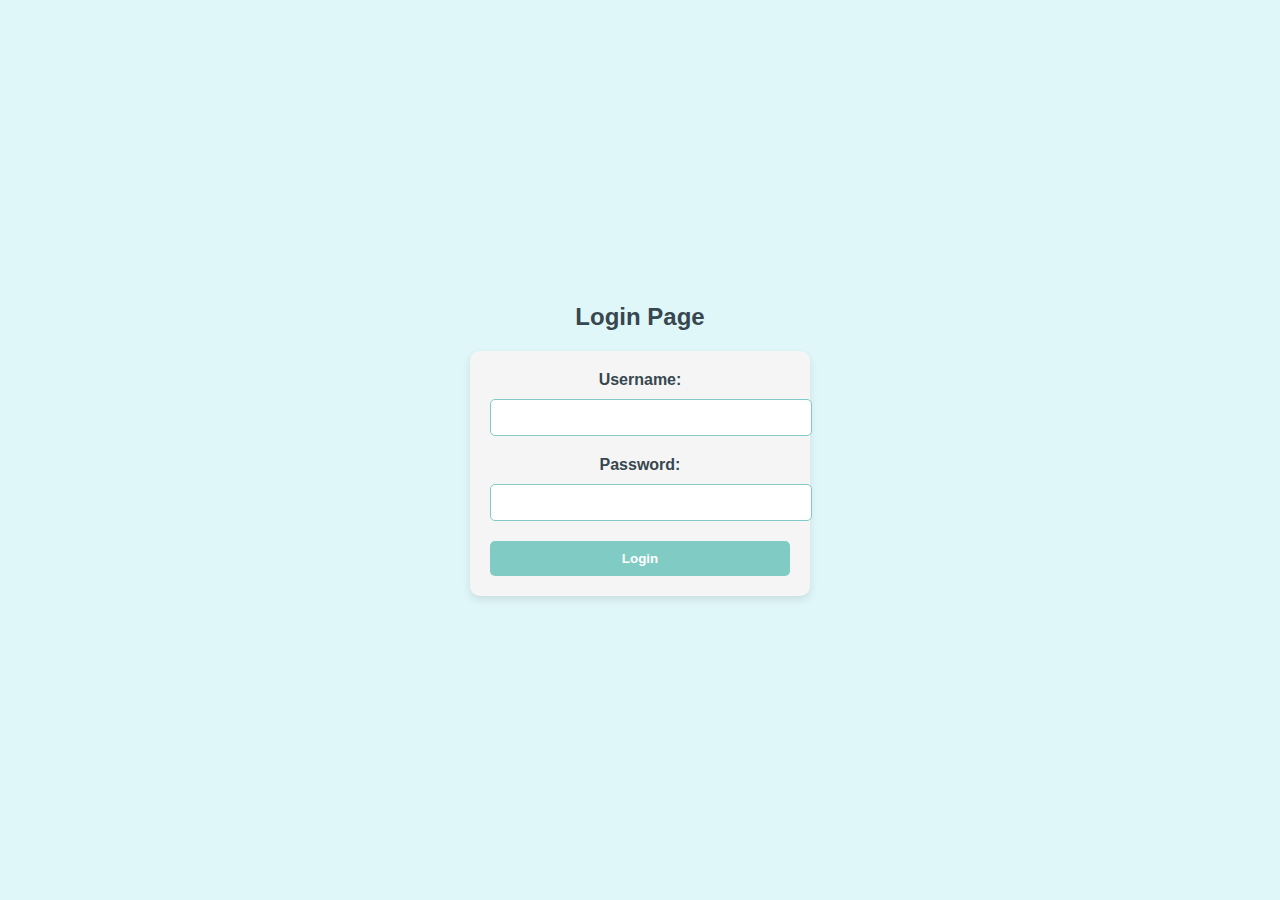
<file: index.html>
<!DOCTYPE html>
<html lang="en">
<head>
    <meta charset="UTF-8">
    <meta name="viewport" content="width=device-width, initial-scale=1.0">
    <title>Login</title>
    <link rel="stylesheet" href="static/css/login.css">
</head>
<body>
    <h2>Login Page</h2>
    <div class="login-form">
        <form method="POST" action="/login">
            <label for="username">Username:</label>
            <input type="text" id="username" name="username" required>
            <br>
            <label for="password">Password:</label>
            <input type="password" id="password" name="password" required>
            <br>
            <button type="submit">Login</button>
        </form>
        
            
        
    </div>
</body>
</html>
</file>
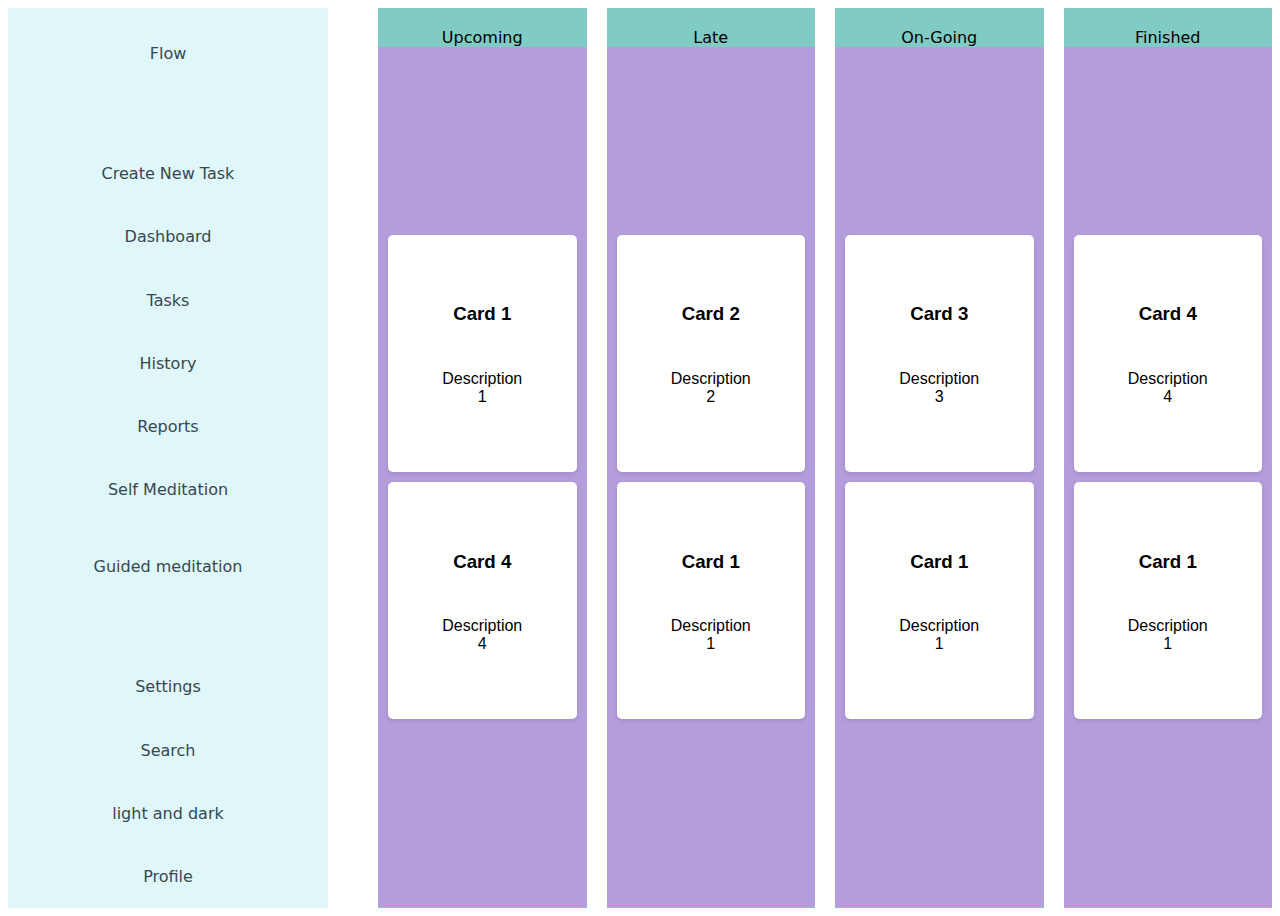
<file: dashboard.html>
<!DOCTYPE html>
<html lang="en">
<head>
  <meta charset="UTF-8">
  <meta name="viewport" content="width=device-width, initial-scale=1.0">
  <title>Document</title>
  <link rel="stylesheet" href="static/css/style.css">
  <script src="/static/scripts/script.js"></script>
  <style>
    body.darkmode {
        background-color: #0D47A1;
    }
    .dashboard.darkmode {
        background-color: #263238;
    }
    .dashboard a.darkmode {
        color: #ECEFF1;
    }
    .card_creation a.darkmode{
        background-color: #263238;
        color:#ECEFF1;
    }
    </style>
</head>
<body>
    <div class="grid">
        <div class='dashboard'>
            <div class="name">
                <a>Flow</a>
            </div>
            <div class="card_creation">
                <a class="create-new">Create New Task</a>
                <div class="create-overlay" style="display: none;">
                    <div class="create-form">
                        <input type="text" class="new-title" placeholder="Title">
                        <textarea class="new-description" placeholder="Description"></textarea>
                        <div class="save-area">
                            <button class="save-upcoming">Upcoming</button>
                            <button class="save-late">Late</button>
                            <button class="save-ongoing">On-going</button>
                            <button class="save-finished">Finished</button>
                        </div>
                    </div>
                </div>
                
            </div>
            <div class="home">
                <a>Dashboard</a>
            </div>
            <div class="tasks">
                <a href="/tasks.html">Tasks</a>
            </div>
            <div class="history">
                <a href="/history.html">History</a>
            </div>
            <div class="reports">
                <a href="/reports.html">Reports</a>
            </div>
            <div class="self_meditation">
                <a href="/self_meditation.html">Self Meditation</a>
            </div>
            <div class="meditation">
                <a href="/meditation.html">Guided meditation</a>
            </div>
            <div class="settings">
                <a href="/settings.html">Settings</a>
            </div>
            <div class="search">
                <a>Search</a>
            </div>
            <div class="view_mode">
                <a id="toggle-scheme">light and dark</a>
            </div>
            <div class="profile">
                <a href="/">Profile</a>
            </div>
        </div>
        <div class='table'>
            <div class="tasks_header">
                Upcoming
                <div class="background">
                    <div class="card">
                        <h3>Card 1</h3>
                        <p>Description 1</p>
                    </div>
                    <div class="card">
                        <h3>Card 4</h3>
                        <p>Description 4</p>
                    </div>
                </div>
            </div>
  
            <div class="pending_header">
                Late
                <div class="background">
                    <div class="card">
                        <h3>Card 2</h3>
                        <p>Description 2</p>
                    </div>
                    <div class="card">
                        <h3>Card 1</h3>
                        <p>Description 1</p>
                    </div>
                </div>
            </div>
  
            <div class="on-going_header">
                On-Going
                <div class="background">
                    <div class="card">
                        <h3>Card 3</h3>
                        <p>Description 3</p>
                    </div>
                    <div class="card">
                        <h3>Card 1</h3>
                        <p>Description 1</p>
                    </div>
                </div>
            </div>
  
            <div class="finished_header">
                Finished
                <div class="background">
                    <div class="card">
                        <h3>Card 4</h3>
                        <p>Description 4</p>
                    </div>
                    <div class="card">
                        <h3>Card 1</h3>
                        <p>Description 1</p>
                    </div>
                </div>
            </div>
        </div>
        <script>
            document.addEventListener('DOMContentLoaded', function () {
                document.getElementById('toggle-scheme').addEventListener('click', function (event) {
                    console.log("Toggle scheme clicked");
                    event.preventDefault();
                    document.body.classList.toggle('darkmode');
                    console.log("Body darkmode:", document.body.classList.contains('darkmode'));
        
                    const dashboard = document.querySelector('.dashboard');
                    dashboard.classList.toggle('darkmode');
                    console.log("Dashboard darkmode:", dashboard.classList.contains('darkmode'));
        
                    const links = document.querySelectorAll('.dashboard a');
                    links.forEach(link => {
                        link.classList.toggle('darkmode');
                        console.log("Link darkmode:", link.classList.contains('darkmode'));
                    });
        
                    const button = document.querySelector('.card_creation a');
                    button.classList.toggle('darkmode');
                    console.log("Button darkmode:", button.classList.contains('darkmode'));
                });
            });
        </script>        
    </div>
    <div class="edit-overlay" style="display: none;">
        <div class="edit-form">
            <input type="text" class="edit-title" placeholder="Title">
            <textarea class="edit-description" placeholder="Description"></textarea>
            <div class="edit-buttons">
                <button class="save-button">Save</button>
                <button class="cancel-button">Cancel</button>
            </div>
        </div>
    </div>
    <script src="/static/scripts/script.js"></script>
</body>
 </html>
</file>
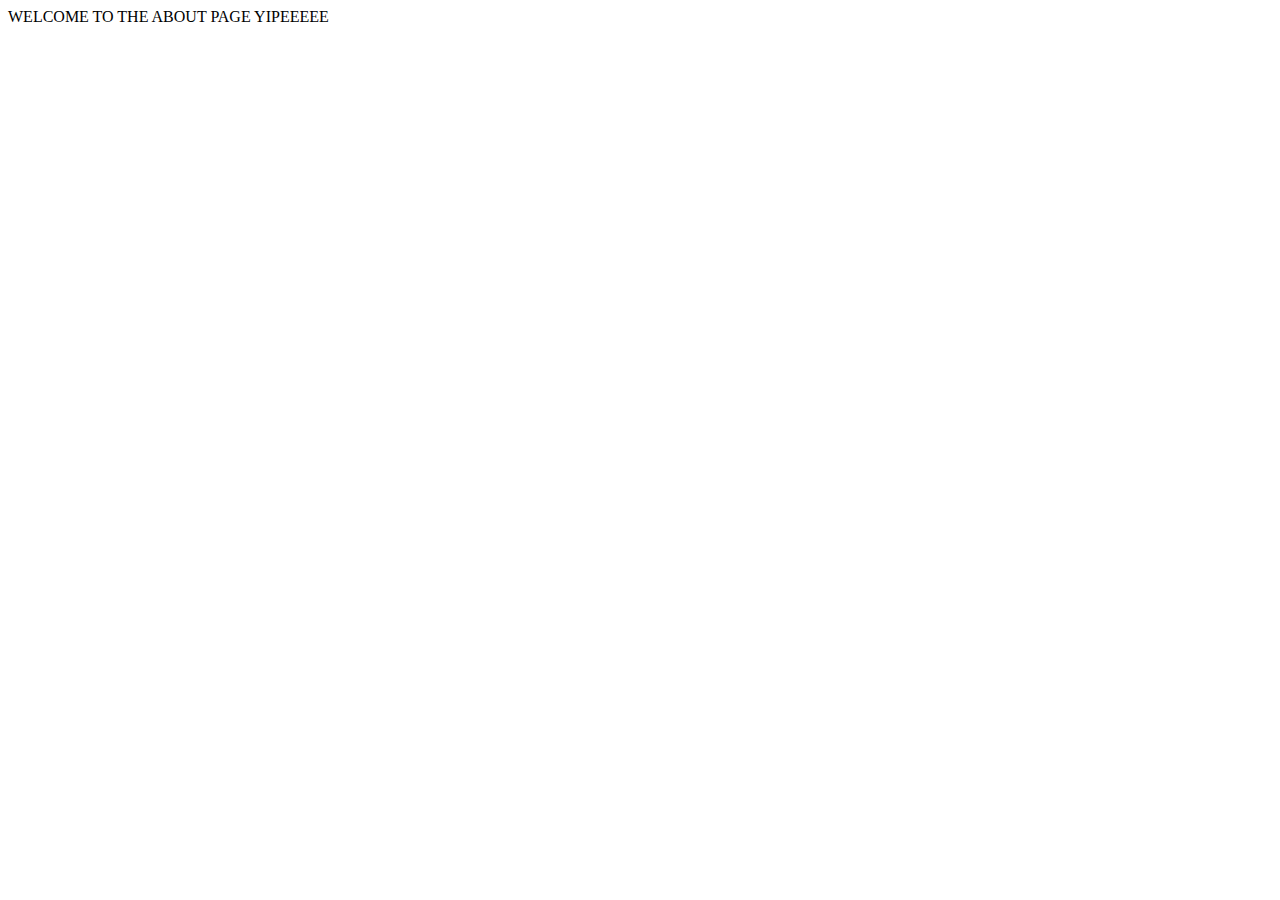
<file: tasks.html>
<!DOCTYPE html>
<html lang="en">
<head>
    <meta charset="UTF-8">
    <meta name="viewport" content="width=device-width, initial-scale=1.0">
    <title>Document</title>
</head>
<body>
    WELCOME TO THE ABOUT PAGE YIPEEEEE
</body>
</html>
</file>
<file: static/css/login.css>
/* Styles for the login page */
body {
    background-color: #e0f7fa;
    font-family: Arial, sans-serif;
    color: #37474f;
    display: flex;
    flex-direction: column;
    justify-content: center;
    align-items: center;
    height: 100vh;
    margin: 0;
    position: relative;
    z-index: 1;
}

h2 {
    color: #37474f;
    margin-bottom: 20px;
}

.login-form {
    position: relative;
    z-index: 10;
}

form {
    background-color: #f5f5f5;
    padding: 20px;
    border-radius: 10px;
    box-shadow: 0 4px 8px rgba(0, 0, 0, 0.1);
    width: 300px;
    text-align: center;
    margin-bottom: 20px;
}

label {
    display: block;
    margin-bottom: 10px;
    font-weight: bold;
}

input[type="text"],
input[type="password"] {
    width: 100%;
    padding: 10px;
    margin-bottom: 20px;
    border: 1px solid #80cbc4;
    border-radius: 5px;
    background-color: #fff;
    color: #37474f;
}

button[type="submit"] {
    width: 100%;
    padding: 10px;
    background-color: #80cbc4;
    border: none;
    border-radius: 5px;
    color: #fff;
    font-weight: bold;
    cursor: pointer;
}

button[type="submit"]:hover {
    background-color: #b39ddb;
}

.flashes {
    list-style-type: none;
    padding: 0;
}

.flashes li {
    background-color: #ffab91;
    color: #37474f;
    padding: 10px;
    border-radius: 5px;
    margin-bottom: 10px;
    text-align: center;
}
</file>
<file: static/css/style.css>
.create-new{
    font-family: system-ui, -apple-system, BlinkMacSystemFont, 'Segoe UI', Roboto, Oxygen, Ubuntu, Cantarell, 'Open Sans', 'Helvetica Neue', sans-serif;
    place-content: center;
    width:100%;
    height: 100%;
    display: inline-block; /* Makes the link behave like a block element */
    font-size: 16px; /* Sets the font size */
    color: #37474f; /* Text color */
    text-decoration: none; /* Removes underline */
    text-align: center; /* Centers the text */
    background-color: #e0f7fa;

    transition: background-color 0.3s; /* Adds a smooth transition effect */
    border: none;
}
.create-new:hover{
    background-color: #5b8287;
    color: #e0f7fa;
}
body.darkmode {
    background-color: #0D47A1;
}

.card.darkmode {
    background-color: #37474f;
    color: #ECEFF1;
}
.grid{
    display: grid;
    gap: 50px;
    grid-template-columns: 25vw auto auto;
    overflow: hidden;
    height: 100vh;
}
.dashboard{
    height:100%;
    background-color: #e0f7fa;
    display:grid;
    text-align: center;
}
.dashboard > div{
    grid-template-rows: 50px 50px 50px;
}
.dashboard > div > a{
    font-family: system-ui, -apple-system, BlinkMacSystemFont, 'Segoe UI', Roboto, Oxygen, Ubuntu, Cantarell, 'Open Sans', 'Helvetica Neue', sans-serif;
    place-content: center;
    width:100%;
    height: 100%;
    display: inline-block; /* Makes the link behave like a block element */
    font-size: 16px; /* Sets the font size */
    color: #37474f; /* Text color */
    text-decoration: none; /* Removes underline */
    text-align: center; /* Centers the text */

    transition: background-color 0.3s; /* Adds a smooth transition effect */
}
.dashboard > div > a:hover{
    color:#e0f7fa;
    background-color: #5b8287;
}
.meditation{
    height: 10vh;
}
.name{
    height: 10vh;
}

.table{
    grid-column-start: 2;
}
.table {
    grid-column: 2 / span 6;
    text-align: center;
    display: grid;
    grid-template-columns: repeat(4, 1fr);
    column-gap: 20px;
}

.table > div[class$="_header"] {
    background-color: #80CBC4;
    font-family: system-ui, -apple-system, BlinkMacSystemFont, 'Segoe UI', Roboto, Oxygen, Ubuntu, Cantarell, 'Open Sans', 'Helvetica Neue', sans-serif;
    padding: 20px 0;
    align-content: center;
   
}

.table > .background {
    grid-template-rows: repeat(10 1fr);
    background-color: #B39DDB;
    padding: 10px 0;
}

.table > div > div {
    font-family: system-ui, -apple-system, BlinkMacSystemFont, 'Segoe UI', Roboto, Oxygen, Ubuntu, Cantarell, 'Open Sans', 'Helvetica Neue', sans-serif;
    height:100%;
    background-color: #B39DDB;
    align-content: center;
}
.table .card {
    background-color: white;
    padding: 50px;
    gap:10px;
    margin: 10px;
    border-radius: 5px;
    box-shadow: 0 2px 5px rgba(0, 0, 0, 0.1);
    display: grid;
    cursor: pointer;
    font-family: 'Open Sans', sans-serif;
    overflow: scroll;
}
.edit-overlay {
    position: fixed;
    top: 0;
    left: 0;
    width: 100%;
    height: 100%;
    background-color: rgba(0, 0, 0, 0.5);
    display: flex;
    justify-content: center;
    align-items: center;
    z-index: 999;
}
    
.edit-form {
    background-color: white;
    padding: 20px;
    border-radius: 5px;
    box-shadow: 0 2px 5px rgba(0, 0, 0, 0.1);
    display: grid;
    grid-template-rows: auto auto auto;
    gap: 10px;
}
    
.edit-form input,
.edit-form textarea {
    padding: 10px;
    font-size: 16px;
    border: 1px solid #ccc;
    border-radius: 3px;
}
    
.edit-buttons {
    display: flex;
    justify-content: flex-end;
    gap: 10px;
}
    
.edit-buttons button {
    padding: 8px 16px;
    font-size: 14px;
    border: none;
    border-radius: 3px;
    cursor: pointer;
}
    
.edit-buttons .save-button {
    background-color: #4CAF50;
    color: white;
}
    
.edit-buttons .cancel-button {
    background-color: #f44336;
    color: white;
}
.create-overlay{
    position: fixed;
    top: 0;
    left: 0;
    width: 100%;
    height: 100%;
    background-color: rgba(0, 0, 0, 0.5);
    display: flex;
    justify-content: center;
    align-items: center;
    z-index: 999;
}
.create-form {
    background-color: white;
    padding: 20px;
    border-radius: 5px;
    box-shadow: 0 2px 5px rgba(0, 0, 0, 0.1);
    display: grid;
    grid-template-rows: auto auto auto;
    gap: 10px;
}
.create-form input,
.create-form textarea {
    padding: 10px;
    font-size: 16px;
    border: 1px solid #ccc;
    border-radius: 3px;
}
.dashboard.darkmode{
    background-color: #263238;
}
.dashboard > div.darkmode{
    background-color: #263238;
}
.dashboard a.darkmode{
    color: #ECEFF1;
}
</file>
